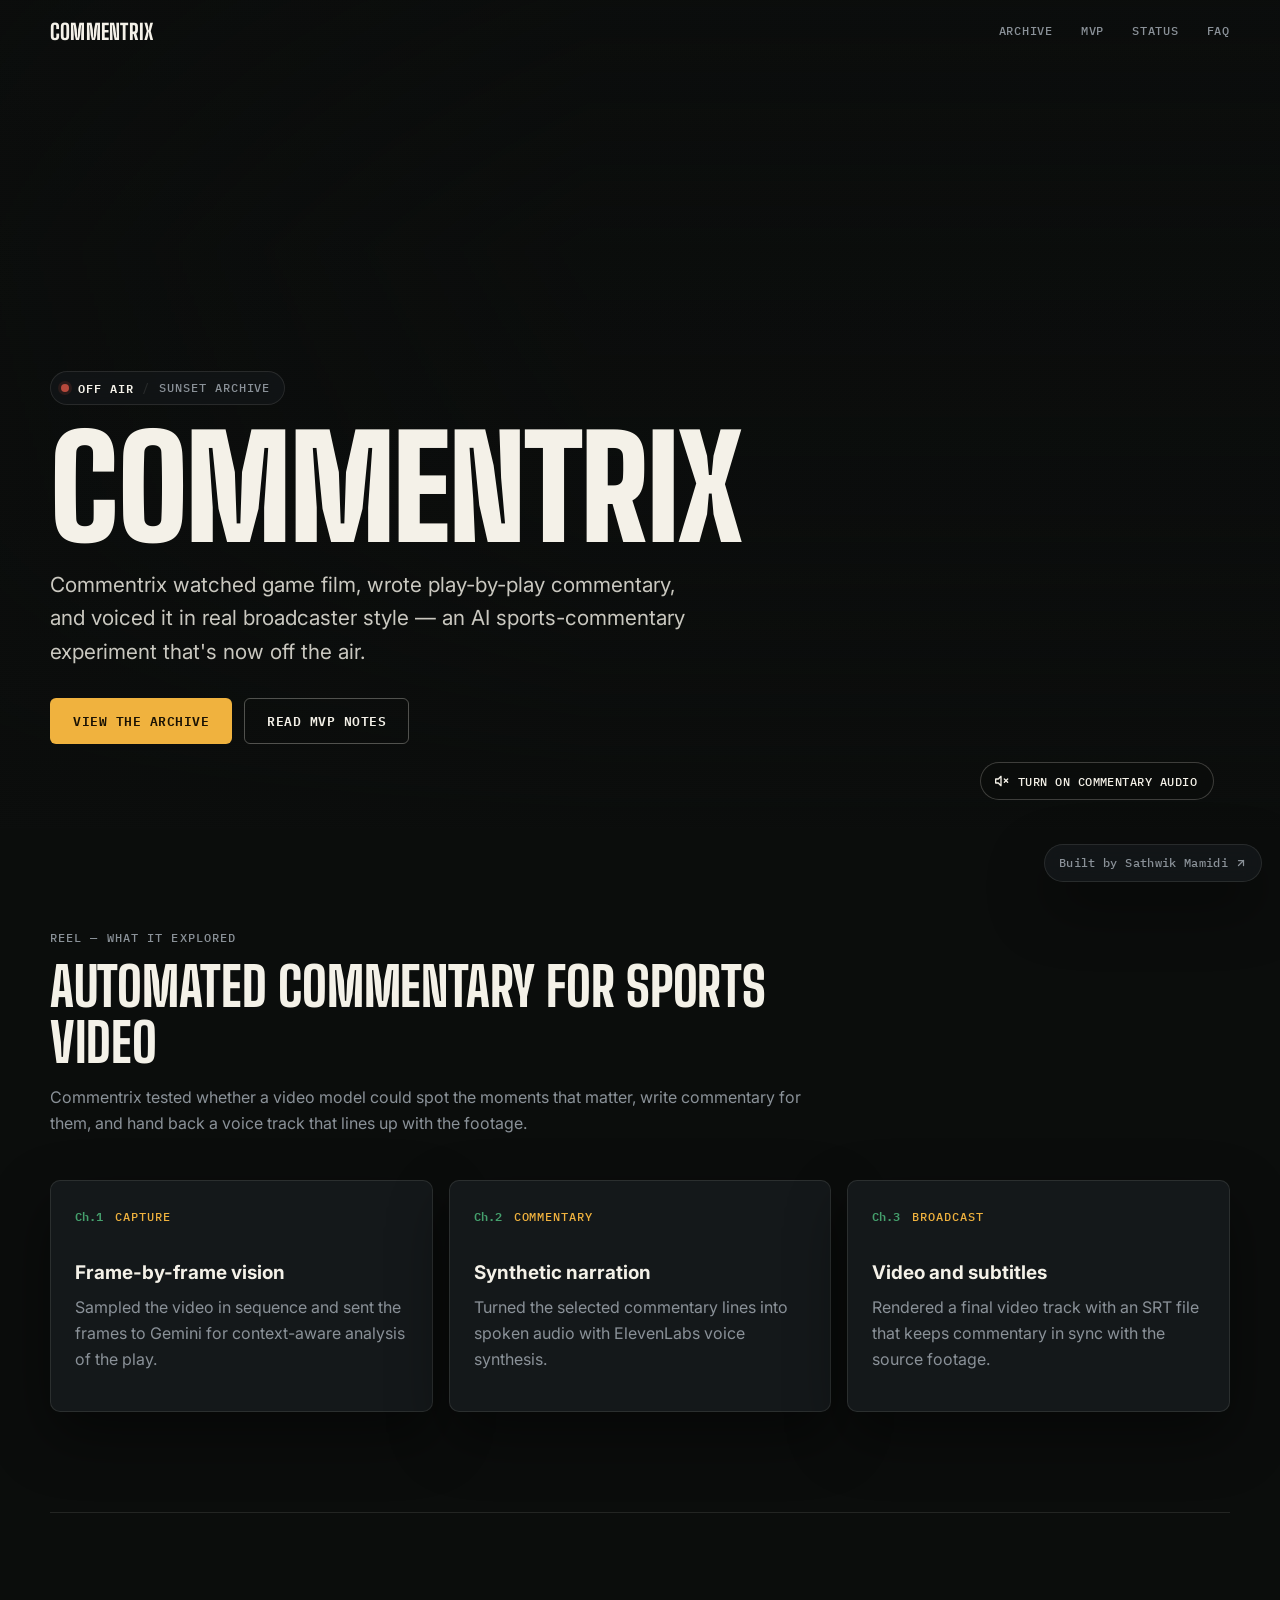
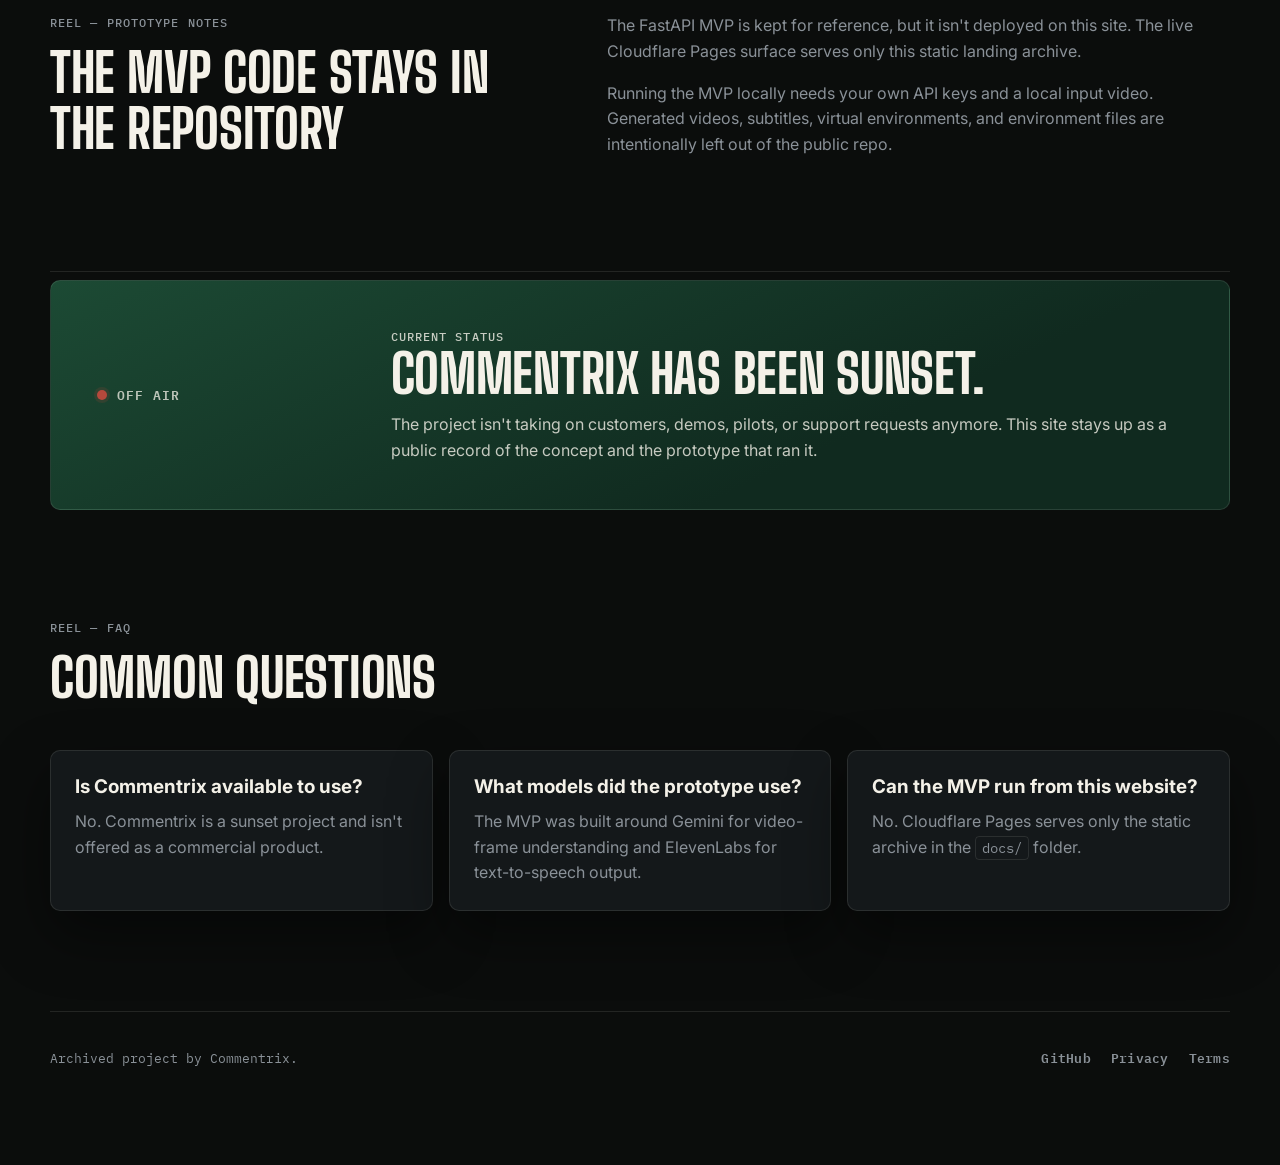
<file: docs/index.html>
<!DOCTYPE html>
<html lang="en">

<head>
  <meta charset="UTF-8">
  <meta name="viewport" content="width=device-width, initial-scale=1.0">
  <meta name="description" content="Commentrix was a sunset AI sports commentary experiment for generating voice commentary from sports video.">
  <title>Commentrix - AI Sports Commentary Archive</title>
  <link rel="icon" type="image/png" href="favicon.png">
  <link rel="preconnect" href="https://fonts.googleapis.com">
  <link rel="preconnect" href="https://fonts.gstatic.com" crossorigin>
  <link href="https://fonts.googleapis.com/css2?family=Big+Shoulders+Display:wght@700;800;900&family=IBM+Plex+Mono:wght@400;500;600&family=Inter:wght@400;500;600;700;800&display=swap" rel="stylesheet">
  <link rel="stylesheet" href="index.css">
  <script src="posthog.js"></script>
</head>

<body>
  <header class="site-header">
    <nav class="nav-shell" aria-label="Primary navigation">
      <a class="brand" href="#top">Commentrix</a>
      <div class="nav-links">
        <a href="#archive">Archive</a>
        <a href="#mvp">MVP</a>
        <a href="#status">Status</a>
        <a href="#faq">FAQ</a>
      </div>
    </nav>
  </header>

  <main id="top">
    <section class="hero" aria-label="Commentrix overview">
      <div class="hero-media" aria-hidden="true">
        <iframe
          id="hero-video"
          src="https://player.vimeo.com/video/1102153335?autoplay=1&muted=1&loop=1&controls=0&title=0&byline=0&portrait=0&dnt=1"
          title="Commentrix demo reel"
          allow="autoplay; fullscreen; picture-in-picture; clipboard-write; encrypted-media; web-share">
        </iframe>
      </div>
      <div class="hero-overlay"></div>
      <div class="hero-grain" aria-hidden="true"></div>

      <button type="button" id="audio-toggle" class="audio-toggle" aria-pressed="false">
        <svg class="icon icon-muted" width="16" height="16" viewBox="0 0 24 24" fill="none" stroke="currentColor" stroke-width="2" stroke-linecap="round" stroke-linejoin="round" aria-hidden="true">
          <polygon points="4 9 8 9 12 5 12 19 8 15 4 15 4 9"></polygon>
          <line x1="17" y1="9" x2="22" y2="14"></line>
          <line x1="22" y1="9" x2="17" y2="14"></line>
        </svg>
        <svg class="icon icon-on" width="16" height="16" viewBox="0 0 24 24" fill="none" stroke="currentColor" stroke-width="2" stroke-linecap="round" stroke-linejoin="round" aria-hidden="true">
          <polygon points="4 9 8 9 12 5 12 19 8 15 4 15 4 9"></polygon>
          <path d="M16 8a5 5 0 0 1 0 8"></path>
          <path d="M18.5 5.5a9 9 0 0 1 0 13"></path>
        </svg>
        <span class="audio-toggle__label">Turn on commentary audio</span>
      </button>

      <div class="hero-content">
        <div class="lower-third">
          <span class="tally" aria-hidden="true"></span>
          <span class="lower-third__status">Off air</span>
          <span class="lower-third__divider" aria-hidden="true">/</span>
          <span class="lower-third__tag">Sunset archive</span>
        </div>
        <h1>Commentrix</h1>
        <p class="hero-copy">
          Commentrix watched game film, wrote play-by-play commentary, and voiced it in real broadcaster style —
          an AI sports-commentary experiment that's now off the air.
        </p>
        <div class="hero-actions">
          <a class="button primary" href="#archive">View the archive</a>
          <a class="button secondary" href="#mvp">Read MVP notes</a>
        </div>
      </div>
    </section>

    <section id="archive" class="section" data-reveal>
      <div class="section-heading">
        <p class="eyebrow">Reel — what it explored</p>
        <h2>Automated commentary for sports video</h2>
        <p>
          Commentrix tested whether a video model could spot the moments that matter, write commentary for them,
          and hand back a voice track that lines up with the footage.
        </p>
      </div>

      <div class="signal-chain">
        <article class="chain-card" data-reveal>
          <div class="chain-card__head">
            <span class="chain-card__ch">Ch.1</span>
            <span class="card-kicker">Capture</span>
          </div>
          <h3>Frame-by-frame vision</h3>
          <p>Sampled the video in sequence and sent the frames to Gemini for context-aware analysis of the play.</p>
        </article>
        <article class="chain-card" data-reveal>
          <div class="chain-card__head">
            <span class="chain-card__ch">Ch.2</span>
            <span class="card-kicker">Commentary</span>
          </div>
          <h3>Synthetic narration</h3>
          <p>Turned the selected commentary lines into spoken audio with ElevenLabs voice synthesis.</p>
        </article>
        <article class="chain-card" data-reveal>
          <div class="chain-card__head">
            <span class="chain-card__ch">Ch.3</span>
            <span class="card-kicker">Broadcast</span>
          </div>
          <h3>Video and subtitles</h3>
          <p>Rendered a final video track with an SRT file that keeps commentary in sync with the source footage.</p>
        </article>
      </div>
    </section>

    <section id="mvp" class="section split-section" data-reveal>
      <div>
        <p class="eyebrow">Reel — prototype notes</p>
        <h2>The MVP code stays in the repository</h2>
      </div>
      <div class="copy-stack">
        <p>
          The FastAPI MVP is kept for reference, but it isn't deployed on this site. The live Cloudflare Pages
          surface serves only this static landing archive.
        </p>
        <p>
          Running the MVP locally needs your own API keys and a local input video. Generated videos, subtitles,
          virtual environments, and environment files are intentionally left out of the public repo.
        </p>
      </div>
    </section>

    <section id="status" class="status-band" data-reveal>
      <div class="status-band__signal">
        <span class="tally tally--band" aria-hidden="true"></span>
        <span>Off air</span>
      </div>
      <div class="status-band__copy">
        <p class="eyebrow">Current status</p>
        <h2>Commentrix has been sunset.</h2>
        <p>
          The project isn't taking on customers, demos, pilots, or support requests anymore. This site stays up as
          a public record of the concept and the prototype that ran it.
        </p>
      </div>
    </section>

    <section id="faq" class="section" data-reveal>
      <div class="section-heading">
        <p class="eyebrow">Reel — FAQ</p>
        <h2>Common questions</h2>
      </div>
      <div class="faq-list">
        <article>
          <h3>Is Commentrix available to use?</h3>
          <p>No. Commentrix is a sunset project and isn't offered as a commercial product.</p>
        </article>
        <article>
          <h3>What models did the prototype use?</h3>
          <p>The MVP was built around Gemini for video-frame understanding and ElevenLabs for text-to-speech output.</p>
        </article>
        <article>
          <h3>Can the MVP run from this website?</h3>
          <p>No. Cloudflare Pages serves only the static archive in the <code>docs/</code> folder.</p>
        </article>
      </div>
    </section>
  </main>

  <footer class="site-footer">
    <p>Archived project by Commentrix.</p>
    <div>
      <a href="https://github.com/sathwik-mamidi/commentrix" target="_blank" rel="noopener">GitHub</a>
      <a href="privacy.html">Privacy</a>
      <a href="terms.html">Terms</a>
    </div>
  </footer>

  <a class="builder-badge" href="https://sathwikmamidi.com" target="_blank" rel="noopener">
    <span>Built by Sathwik Mamidi</span>
    <svg width="12" height="12" viewBox="0 0 24 24" fill="none" stroke="currentColor" stroke-width="2.5" stroke-linecap="round" stroke-linejoin="round" aria-hidden="true">
      <line x1="7" y1="17" x2="17" y2="7"></line>
      <polyline points="7 7 17 7 17 17"></polyline>
    </svg>
  </a>

  <script src="https://player.vimeo.com/api/player.js"></script>
  <script src="index.js"></script>
</body>

</html>
</file>
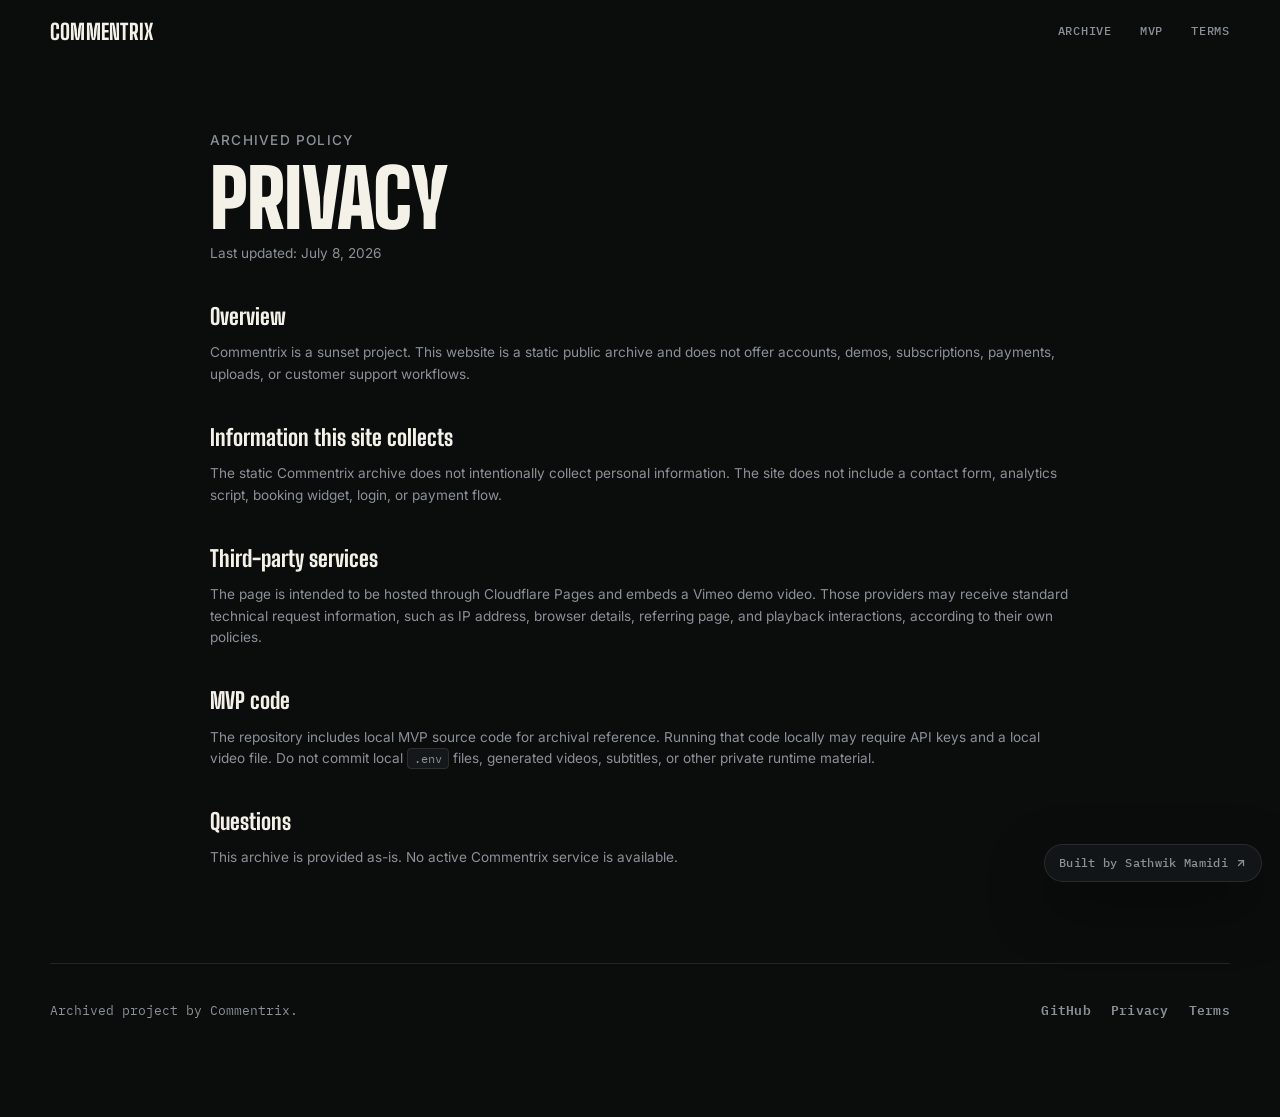
<file: docs/privacy.html>
<!DOCTYPE html>
<html lang="en">

<head>
  <meta charset="UTF-8">
  <meta name="viewport" content="width=device-width, initial-scale=1.0">
  <meta name="description" content="Privacy notes for the archived Commentrix landing page.">
  <title>Privacy - Commentrix</title>
  <link rel="icon" type="image/png" href="favicon.png">
  <link rel="preconnect" href="https://fonts.googleapis.com">
  <link rel="preconnect" href="https://fonts.gstatic.com" crossorigin>
  <link href="https://fonts.googleapis.com/css2?family=Big+Shoulders+Display:wght@700;800;900&family=IBM+Plex+Mono:wght@400;500;600&family=Inter:wght@400;500;600;700;800&display=swap" rel="stylesheet">
  <link rel="stylesheet" href="index.css">
</head>

<body>
  <header class="site-header scrolled">
    <nav class="nav-shell" aria-label="Primary navigation">
      <a class="brand" href="index.html">Commentrix</a>
      <div class="nav-links">
        <a href="index.html#archive">Archive</a>
        <a href="index.html#mvp">MVP</a>
        <a href="terms.html">Terms</a>
      </div>
    </nav>
  </header>

  <main class="legal-main">
    <p class="eyebrow">Archived policy</p>
    <h1>Privacy</h1>
    <p>Last updated: July 8, 2026</p>

    <h2>Overview</h2>
    <p>
      Commentrix is a sunset project. This website is a static public archive and does not offer accounts, demos,
      subscriptions, payments, uploads, or customer support workflows.
    </p>

    <h2>Information this site collects</h2>
    <p>
      The static Commentrix archive does not intentionally collect personal information. The site does not include a
      contact form, analytics script, booking widget, login, or payment flow.
    </p>

    <h2>Third-party services</h2>
    <p>
      The page is intended to be hosted through Cloudflare Pages and embeds a Vimeo demo video. Those providers may receive standard
      technical request information, such as IP address, browser details, referring page, and playback interactions,
      according to their own policies.
    </p>

    <h2>MVP code</h2>
    <p>
      The repository includes local MVP source code for archival reference. Running that code locally may require API
      keys and a local video file. Do not commit local <code>.env</code> files, generated videos, subtitles, or other
      private runtime material.
    </p>

    <h2>Questions</h2>
    <p>
      This archive is provided as-is. No active Commentrix service is available.
    </p>
  </main>

  <footer class="site-footer">
    <p>Archived project by Commentrix.</p>
    <div>
      <a href="https://github.com/sathwik-mamidi/commentrix" target="_blank" rel="noopener">GitHub</a>
      <a href="privacy.html">Privacy</a>
      <a href="terms.html">Terms</a>
    </div>
  </footer>

  <a class="builder-badge" href="https://sathwikmamidi.com" target="_blank" rel="noopener">
    <span>Built by Sathwik Mamidi</span>
    <svg width="12" height="12" viewBox="0 0 24 24" fill="none" stroke="currentColor" stroke-width="2.5" stroke-linecap="round" stroke-linejoin="round" aria-hidden="true">
      <line x1="7" y1="17" x2="17" y2="7"></line>
      <polyline points="7 7 17 7 17 17"></polyline>
    </svg>
  </a>

  <script src="index.js"></script>
</body>

</html>
</file>
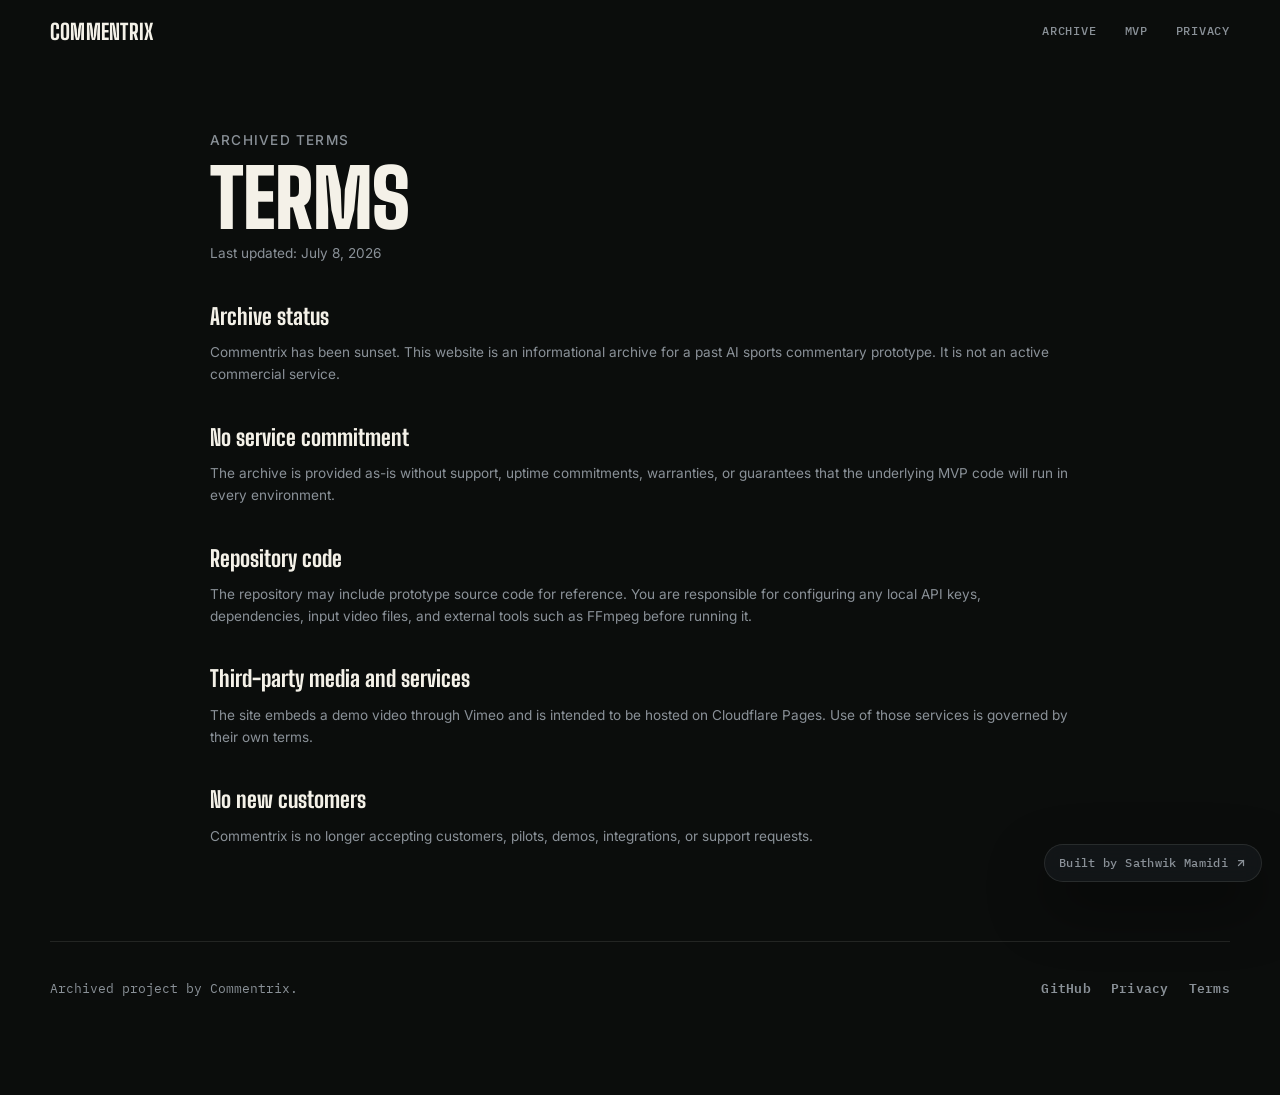
<file: docs/terms.html>
<!DOCTYPE html>
<html lang="en">

<head>
  <meta charset="UTF-8">
  <meta name="viewport" content="width=device-width, initial-scale=1.0">
  <meta name="description" content="Terms for the archived Commentrix landing page.">
  <title>Terms - Commentrix</title>
  <link rel="icon" type="image/png" href="favicon.png">
  <link rel="preconnect" href="https://fonts.googleapis.com">
  <link rel="preconnect" href="https://fonts.gstatic.com" crossorigin>
  <link href="https://fonts.googleapis.com/css2?family=Big+Shoulders+Display:wght@700;800;900&family=IBM+Plex+Mono:wght@400;500;600&family=Inter:wght@400;500;600;700;800&display=swap" rel="stylesheet">
  <link rel="stylesheet" href="index.css">
</head>

<body>
  <header class="site-header scrolled">
    <nav class="nav-shell" aria-label="Primary navigation">
      <a class="brand" href="index.html">Commentrix</a>
      <div class="nav-links">
        <a href="index.html#archive">Archive</a>
        <a href="index.html#mvp">MVP</a>
        <a href="privacy.html">Privacy</a>
      </div>
    </nav>
  </header>

  <main class="legal-main">
    <p class="eyebrow">Archived terms</p>
    <h1>Terms</h1>
    <p>Last updated: July 8, 2026</p>

    <h2>Archive status</h2>
    <p>
      Commentrix has been sunset. This website is an informational archive for a past AI sports commentary prototype.
      It is not an active commercial service.
    </p>

    <h2>No service commitment</h2>
    <p>
      The archive is provided as-is without support, uptime commitments, warranties, or guarantees that the underlying
      MVP code will run in every environment.
    </p>

    <h2>Repository code</h2>
    <p>
      The repository may include prototype source code for reference. You are responsible for configuring any local API
      keys, dependencies, input video files, and external tools such as FFmpeg before running it.
    </p>

    <h2>Third-party media and services</h2>
    <p>
      The site embeds a demo video through Vimeo and is intended to be hosted on Cloudflare Pages. Use of those
      services is governed by their own terms.
    </p>

    <h2>No new customers</h2>
    <p>
      Commentrix is no longer accepting customers, pilots, demos, integrations, or support requests.
    </p>
  </main>

  <footer class="site-footer">
    <p>Archived project by Commentrix.</p>
    <div>
      <a href="https://github.com/sathwik-mamidi/commentrix" target="_blank" rel="noopener">GitHub</a>
      <a href="privacy.html">Privacy</a>
      <a href="terms.html">Terms</a>
    </div>
  </footer>

  <a class="builder-badge" href="https://sathwikmamidi.com" target="_blank" rel="noopener">
    <span>Built by Sathwik Mamidi</span>
    <svg width="12" height="12" viewBox="0 0 24 24" fill="none" stroke="currentColor" stroke-width="2.5" stroke-linecap="round" stroke-linejoin="round" aria-hidden="true">
      <line x1="7" y1="17" x2="17" y2="7"></line>
      <polyline points="7 7 17 7 17 17"></polyline>
    </svg>
  </a>

  <script src="index.js"></script>
</body>

</html>
</file>
<file: docs/index.css>
* {
  box-sizing: border-box;
}

:root {
  --void: #0b0d0c;
  --panel: #14181a;
  --panel-line: rgba(244, 241, 232, 0.1);
  --chalk: #f4f1e8;
  --static: #8a9198;
  --turf: #45a06d;
  --turf-dim: #1c4a34;
  --amber: #f0b23e;
  --tally: #b6493c;
  --shadow: 0 24px 60px rgba(0, 0, 0, 0.45);

  --font-display: "Big Shoulders Display", ui-sans-serif, sans-serif;
  --font-body: "Inter", ui-sans-serif, system-ui, -apple-system, "Segoe UI", sans-serif;
  --font-mono: "IBM Plex Mono", ui-monospace, "SFMono-Regular", Menlo, monospace;
}

html {
  scroll-behavior: smooth;
}

body {
  margin: 0;
  font-family: var(--font-body);
  background: var(--void);
  color: var(--chalk);
  line-height: 1.6;
}

a {
  color: inherit;
}

code {
  padding: 2px 6px;
  border: 1px solid var(--panel-line);
  border-radius: 4px;
  background: var(--panel);
  font-family: var(--font-mono);
  font-size: 0.85em;
}

/* ---------- Header ---------- */

.site-header {
  position: fixed;
  top: 0;
  left: 0;
  right: 0;
  z-index: 30;
  border-bottom: 1px solid transparent;
  background: transparent;
  color: var(--chalk);
  transition: background 0.25s ease, border-color 0.25s ease;
}

.site-header.scrolled {
  border-bottom-color: var(--panel-line);
  background: rgba(11, 13, 12, 0.86);
  backdrop-filter: blur(14px);
}

.nav-shell {
  width: min(1180px, calc(100% - 32px));
  min-height: 64px;
  margin: 0 auto;
  display: flex;
  align-items: center;
  justify-content: space-between;
  gap: 24px;
}

.brand {
  font-family: var(--font-display);
  font-weight: 800;
  font-size: 1.35rem;
  letter-spacing: 0.01em;
  text-transform: uppercase;
  text-decoration: none;
}

.nav-links {
  display: flex;
  align-items: center;
  gap: 28px;
  font-family: var(--font-mono);
  font-size: 0.78rem;
  font-weight: 500;
  letter-spacing: 0.06em;
  text-transform: uppercase;
  color: var(--static);
}

.nav-links a {
  position: relative;
  text-decoration: none;
  padding-bottom: 3px;
}

.nav-links a:hover,
.nav-links a:focus-visible {
  color: var(--chalk);
}

/* ---------- Hero ---------- */

.hero {
  position: relative;
  min-height: 92vh;
  display: flex;
  align-items: flex-end;
  overflow: hidden;
  color: var(--chalk);
}

.hero-media,
.hero-media iframe,
.hero-overlay,
.hero-grain {
  position: absolute;
  inset: 0;
}

.hero-media iframe {
  width: 100%;
  height: 100%;
  border: 0;
  object-fit: cover;
}

.hero-overlay {
  background:
    linear-gradient(180deg, rgba(11, 13, 12, 0.55) 0%, rgba(11, 13, 12, 0.2) 30%, rgba(11, 13, 12, 0.35) 62%, rgba(11, 13, 12, 0.96) 100%),
    linear-gradient(90deg, rgba(11, 13, 12, 0.7) 0%, rgba(11, 13, 12, 0.1) 46%);
}

.hero-grain {
  pointer-events: none;
  opacity: 0.5;
  mix-blend-mode: overlay;
  background-image:
    repeating-linear-gradient(0deg, rgba(255, 255, 255, 0.035) 0px, transparent 1px, transparent 2px);
}

.audio-toggle {
  position: absolute;
  right: max(16px, calc((100% - 1180px) / 2 + 16px));
  bottom: 28px;
  z-index: 5;
  display: inline-flex;
  align-items: center;
  gap: 9px;
  padding: 10px 16px 10px 12px;
  border: 1px solid rgba(244, 241, 232, 0.22);
  border-radius: 999px;
  background: rgba(11, 13, 12, 0.55);
  backdrop-filter: blur(10px);
  color: var(--chalk);
  font-family: var(--font-mono);
  font-size: 0.72rem;
  font-weight: 500;
  letter-spacing: 0.04em;
  text-transform: uppercase;
  cursor: pointer;
  transition: border-color 0.2s ease, background 0.2s ease;
}

.audio-toggle:hover,
.audio-toggle:focus-visible {
  border-color: var(--amber);
  background: rgba(11, 13, 12, 0.78);
}

.audio-toggle .icon-on {
  display: none;
}

.audio-toggle[aria-pressed="true"] .icon-muted {
  display: none;
}

.audio-toggle[aria-pressed="true"] .icon-on {
  display: block;
  color: var(--amber);
}

.hero-content {
  position: relative;
  z-index: 2;
  width: min(1180px, calc(100% - 32px));
  margin: 0 auto;
  padding: 150px 0 84px;
}

.lower-third {
  display: inline-flex;
  align-items: center;
  gap: 9px;
  margin-bottom: 22px;
  padding: 7px 14px 7px 10px;
  border: 1px solid var(--panel-line);
  border-radius: 999px;
  background: rgba(20, 24, 26, 0.66);
  backdrop-filter: blur(10px);
  font-family: var(--font-mono);
  font-size: 0.72rem;
  font-weight: 500;
  letter-spacing: 0.08em;
  text-transform: uppercase;
  color: var(--static);
}

.tally {
  width: 8px;
  height: 8px;
  border-radius: 50%;
  background: var(--tally);
  box-shadow: 0 0 0 3px rgba(182, 73, 60, 0.16);
}

.lower-third__status {
  color: var(--chalk);
  font-weight: 600;
}

.lower-third__divider {
  color: var(--panel-line);
}

h1,
h2,
h3,
p {
  margin-top: 0;
}

h1 {
  max-width: 820px;
  margin-bottom: 20px;
  font-family: var(--font-display);
  font-weight: 900;
  text-transform: uppercase;
  font-size: clamp(3.8rem, 11vw, 9.5rem);
  line-height: 0.86;
  letter-spacing: -0.01em;
}

h2 {
  margin-bottom: 14px;
  font-family: var(--font-display);
  font-weight: 800;
  text-transform: uppercase;
  font-size: clamp(2.1rem, 4.2vw, 3.5rem);
  line-height: 1.04;
  letter-spacing: -0.005em;
}

h3 {
  margin-bottom: 10px;
  font-size: 1.18rem;
  line-height: 1.3;
  font-weight: 700;
}

.eyebrow {
  margin: 0 0 12px;
  color: var(--amber);
  font-family: var(--font-mono);
  font-size: 0.76rem;
  font-weight: 500;
  letter-spacing: 0.09em;
  text-transform: uppercase;
}

.hero-copy {
  max-width: 640px;
  margin-bottom: 30px;
  color: rgba(244, 241, 232, 0.82);
  font-size: clamp(1.05rem, 2.2vw, 1.3rem);
}

.hero-actions {
  display: flex;
  flex-wrap: wrap;
  gap: 12px;
}

.button {
  display: inline-flex;
  align-items: center;
  justify-content: center;
  min-height: 46px;
  padding: 11px 22px;
  border: 1px solid transparent;
  border-radius: 6px;
  font-family: var(--font-mono);
  font-size: 0.8rem;
  font-weight: 600;
  letter-spacing: 0.04em;
  text-transform: uppercase;
  text-decoration: none;
  transition: transform 0.15s ease, background 0.15s ease, border-color 0.15s ease;
}

.button.primary {
  background: var(--amber);
  color: #1a1204;
}

.button.primary:hover,
.button.primary:focus-visible {
  transform: translateY(-1px);
  background: #f6c568;
}

.button.secondary {
  border-color: rgba(244, 241, 232, 0.3);
  color: var(--chalk);
}

.button.secondary:hover,
.button.secondary:focus-visible {
  border-color: var(--chalk);
}

/* ---------- Shared layout ---------- */

.section,
.status-band,
.site-footer {
  width: min(1180px, calc(100% - 32px));
  margin: 0 auto;
}

.section {
  padding: 100px 0;
  scroll-margin-top: 88px;
}

.section-heading {
  max-width: 760px;
  margin-bottom: 44px;
}

.section-heading p,
.split-section p,
.status-band p,
.faq-list p {
  color: var(--static);
}

/* ---------- Reveal on scroll ---------- */

@media (prefers-reduced-motion: no-preference) {
  [data-reveal] {
    opacity: 0;
    transform: translateY(22px);
    transition: opacity 0.7s ease, transform 0.7s ease;
  }

  [data-reveal].in-view {
    opacity: 1;
    transform: none;
  }

  .chain-card[data-reveal] {
    transition-delay: calc(var(--i, 0) * 90ms);
  }
}

/* ---------- Signal chain cards ---------- */

.signal-chain {
  display: grid;
  grid-template-columns: repeat(3, minmax(0, 1fr));
  gap: 16px;
}

.chain-card {
  min-height: 232px;
  padding: 26px 24px;
  border: 1px solid var(--panel-line);
  border-radius: 10px;
  background: var(--panel);
  box-shadow: var(--shadow);
  transition: border-color 0.2s ease, transform 0.2s ease;
}

.chain-card:hover {
  border-color: rgba(240, 178, 62, 0.4);
  transform: translateY(-3px);
}

.chain-card__head {
  display: flex;
  align-items: baseline;
  gap: 12px;
  margin-bottom: 34px;
}

.chain-card__ch {
  font-family: var(--font-mono);
  font-size: 0.76rem;
  font-weight: 600;
  color: var(--turf);
}

.card-kicker {
  display: inline-block;
  color: var(--amber);
  font-family: var(--font-mono);
  font-size: 0.72rem;
  font-weight: 500;
  letter-spacing: 0.08em;
  text-transform: uppercase;
}

.chain-card p,
.faq-list p {
  margin-bottom: 0;
  color: var(--static);
}

/* ---------- Split section ---------- */

.split-section {
  display: grid;
  grid-template-columns: minmax(0, 0.9fr) minmax(0, 1.1fr);
  gap: 48px;
  border-top: 1px solid var(--panel-line);
  border-bottom: 1px solid var(--panel-line);
}

.copy-stack p:last-child {
  margin-bottom: 0;
}

/* ---------- Status band ---------- */

.status-band {
  display: grid;
  grid-template-columns: minmax(0, 0.32fr) minmax(0, 1fr);
  gap: 40px;
  align-items: center;
  margin-top: 8px;
  margin-bottom: 8px;
  padding: 46px;
  border-radius: 10px;
  border: 1px solid var(--panel-line);
  background: linear-gradient(155deg, var(--turf-dim) 0%, #102a1f 68%);
  color: var(--chalk);
  scroll-margin-top: 88px;
}

.status-band__signal {
  display: flex;
  align-items: center;
  gap: 10px;
  font-family: var(--font-mono);
  font-size: 0.8rem;
  font-weight: 600;
  letter-spacing: 0.08em;
  text-transform: uppercase;
  color: rgba(244, 241, 232, 0.75);
}

.tally--band {
  width: 10px;
  height: 10px;
}

.status-band p {
  margin-bottom: 0;
  color: rgba(244, 241, 232, 0.8);
}

.status-band h2 {
  margin-bottom: 10px;
}

/* ---------- FAQ ---------- */

.faq-list {
  display: grid;
  grid-template-columns: repeat(3, minmax(0, 1fr));
  gap: 16px;
}

.faq-list article {
  padding: 24px;
  border: 1px solid var(--panel-line);
  border-radius: 10px;
  background: var(--panel);
  box-shadow: var(--shadow);
}

/* ---------- Footer ---------- */

.site-footer {
  display: flex;
  align-items: center;
  justify-content: space-between;
  gap: 20px;
  padding: 36px 0 96px;
  border-top: 1px solid var(--panel-line);
  color: var(--static);
  font-family: var(--font-mono);
  font-size: 0.82rem;
}

.site-footer p {
  margin-bottom: 0;
}

.site-footer div {
  display: flex;
  gap: 20px;
}

.site-footer a {
  font-weight: 600;
  letter-spacing: 0.02em;
  text-decoration: none;
}

.site-footer a:hover,
.site-footer a:focus-visible {
  color: var(--chalk);
}

/* ---------- Builder badge ---------- */

.builder-badge {
  position: fixed;
  right: 18px;
  bottom: 18px;
  z-index: 40;
  display: inline-flex;
  align-items: center;
  gap: 7px;
  padding: 9px 14px;
  border: 1px solid var(--panel-line);
  border-radius: 999px;
  background: rgba(20, 24, 26, 0.82);
  backdrop-filter: blur(10px);
  color: var(--static);
  font-family: var(--font-mono);
  font-size: 0.72rem;
  font-weight: 500;
  letter-spacing: 0.03em;
  text-decoration: none;
  box-shadow: var(--shadow);
  transition: color 0.2s ease, border-color 0.2s ease, transform 0.2s ease;
}

.builder-badge:hover,
.builder-badge:focus-visible {
  color: var(--chalk);
  border-color: var(--amber);
  transform: translateY(-1px);
}

/* ---------- Legal pages ---------- */

.legal-main {
  width: min(860px, calc(100% - 32px));
  margin: 0 auto;
  padding: 130px 0 80px;
}

.legal-main .eyebrow {
  margin-bottom: 10px;
}

.legal-main h1 {
  margin-bottom: 8px;
  font-size: clamp(2.6rem, 7vw, 5rem);
  line-height: 0.92;
}

.legal-main > p {
  color: var(--static);
  font-family: var(--font-mono);
  font-size: 0.85rem;
}

.legal-main h2 {
  margin-top: 40px;
  font-size: 1.4rem;
  text-transform: none;
  letter-spacing: 0;
}

.legal-main p,
.legal-main li {
  color: var(--static);
  font-family: var(--font-body);
}

.legal-main a {
  color: var(--turf);
  font-weight: 700;
}

/* ---------- Focus visibility ---------- */

a:focus-visible,
button:focus-visible {
  outline: 2px solid var(--amber);
  outline-offset: 3px;
}

/* ---------- Responsive ---------- */

@media (max-width: 860px) {
  .site-header {
    position: absolute;
    background: rgba(11, 13, 12, 0.6);
  }

  .nav-shell {
    align-items: flex-start;
    flex-direction: column;
    justify-content: center;
    padding: 14px 0;
  }

  .nav-links {
    width: 100%;
    gap: 16px;
    overflow-x: auto;
    padding-bottom: 3px;
  }

  .hero {
    min-height: 88vh;
  }

  .hero-content {
    padding-top: 180px;
    padding-bottom: 64px;
  }

  .audio-toggle {
    right: 16px;
    bottom: 20px;
  }

  .audio-toggle__label {
    display: none;
  }

  .audio-toggle {
    padding: 10px;
  }

  .signal-chain,
  .split-section,
  .faq-list {
    grid-template-columns: 1fr;
  }

  .status-band {
    grid-template-columns: 1fr;
  }

  .section {
    padding: 72px 0;
  }

  .status-band {
    padding: 30px;
    gap: 18px;
  }

  .site-footer {
    align-items: flex-start;
    flex-direction: column;
    padding-bottom: 104px;
  }

  .builder-badge span {
    display: none;
  }

  .builder-badge {
    padding: 11px;
  }
}
</file>
